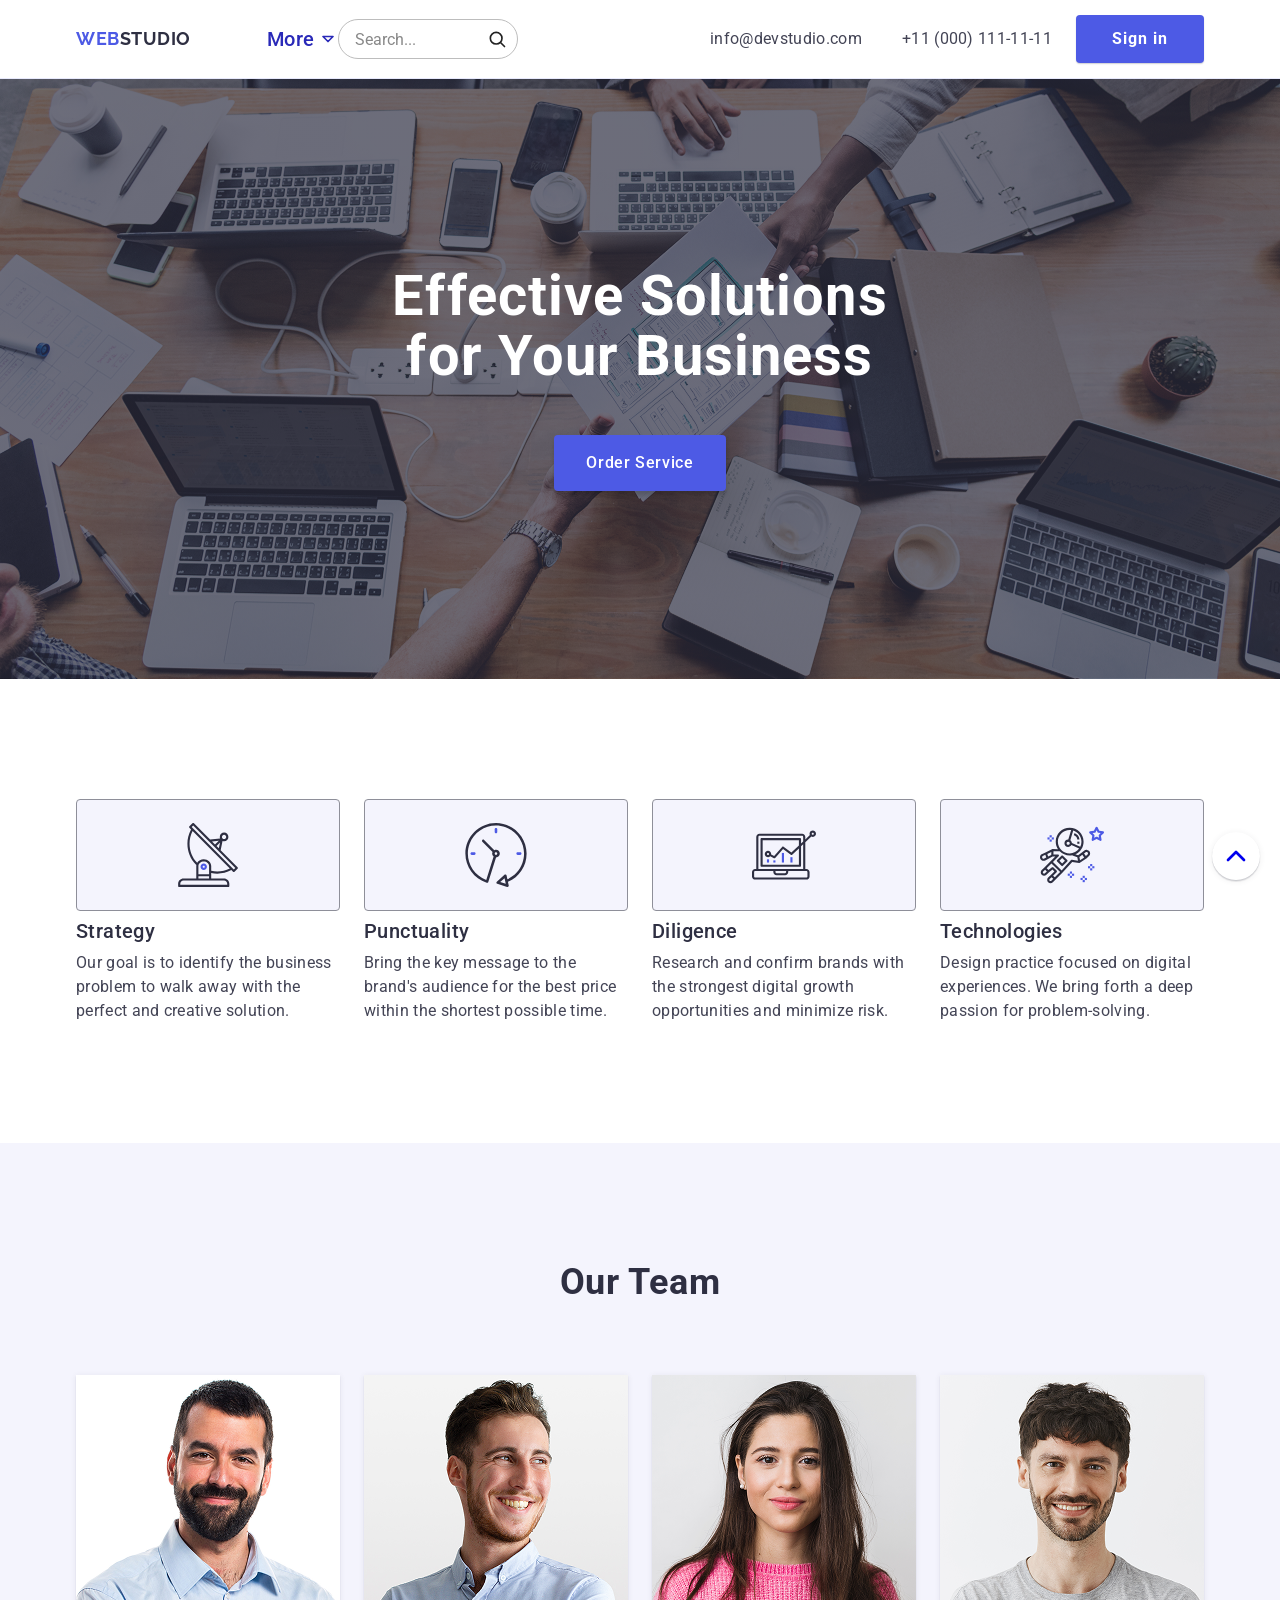
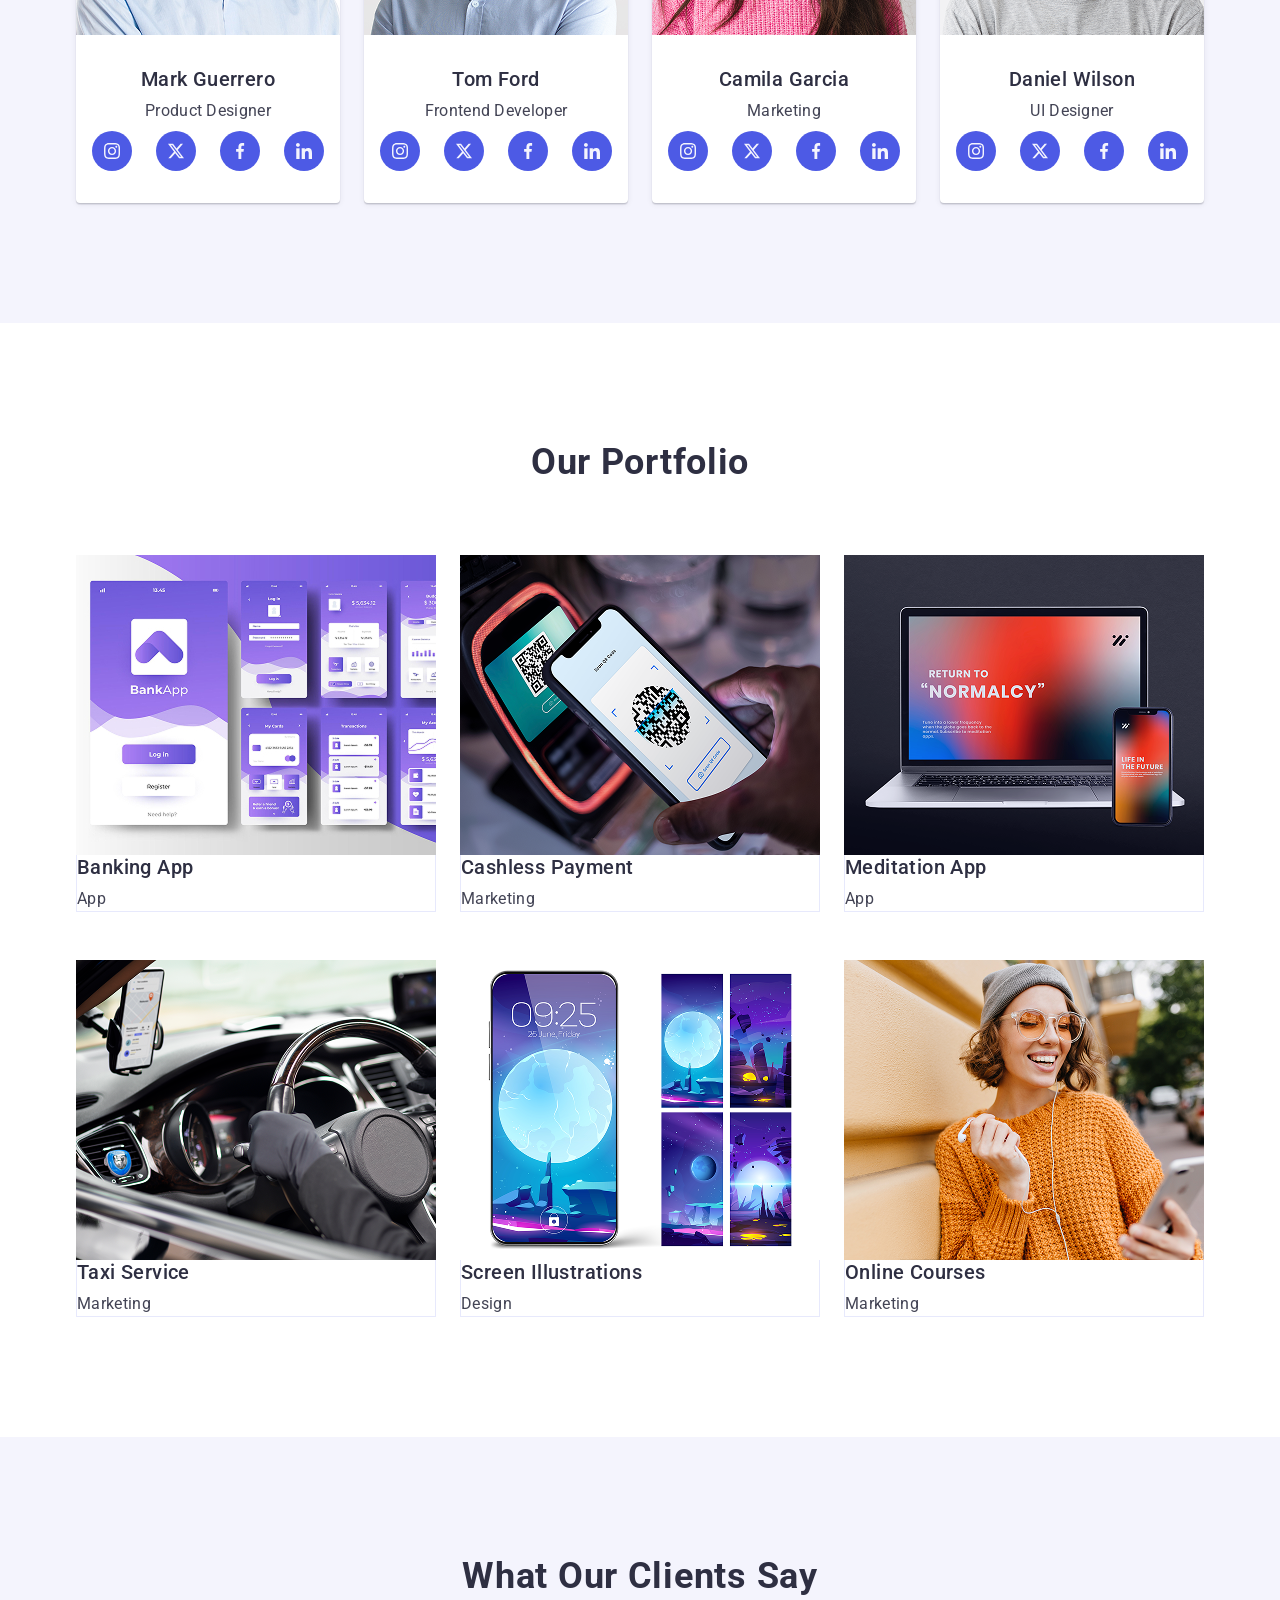
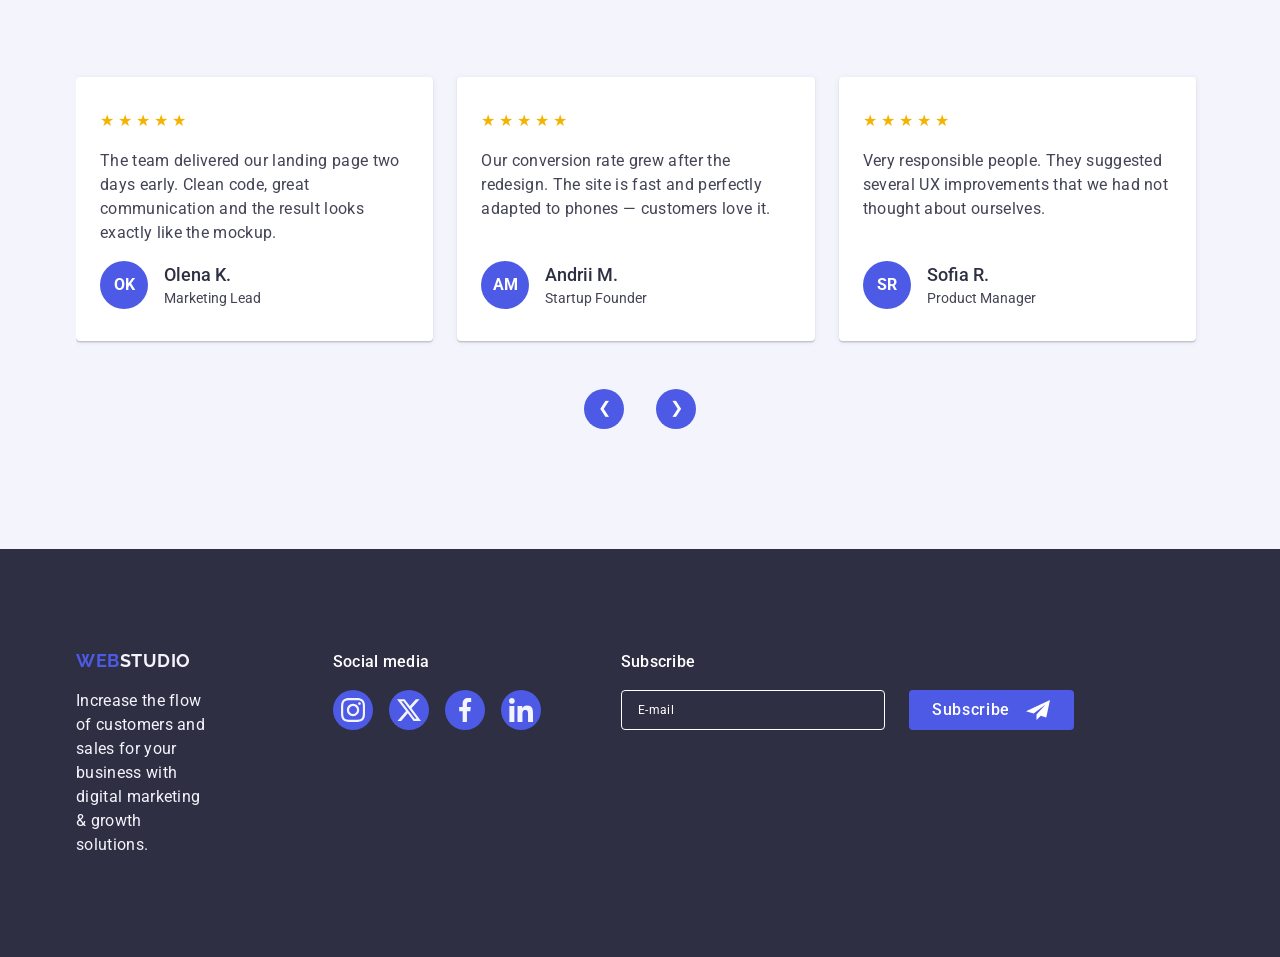
<file: index.html>
<!DOCTYPE html>
<html lang="en">
<head>
    <meta charset="UTF-8">
    <meta name="viewport" content="width=device-width, initial-scale=1.0" >
    <title>WebStudio</title>
    <meta name="description" content="WebStudio — effective digital solutions for your business.">
     <link rel="preconnect" href="https://fonts.googleapis.com">
     <link rel="preconnect" href="https://fonts.gstatic.com" crossorigin>
     <link rel="stylesheet" href="https://cdnjs.cloudflare.com/ajax/libs/modern-normalize/2.0.0/modern-normalize.min.css">
     <link href="https://fonts.googleapis.com/css2?family=Raleway:wght@700&family=Roboto:wght@400;500;700&display=swap" rel="stylesheet">
     <link rel="stylesheet" href="./css/main.css">
  </head>
<body>



<header id="header" class="page-header">
  <div class="container header-container">
    <a href="./index.html" class="logo"><span class="logo-light">Web</span>Studio</a>
<nav class="header-nav">
  <ul class="nav-list">
    <li class="nav-item has-submenu">

      <input
        type="checkbox"
        id="toggle-submenu"
        class="submenu-checkbox"
      >

      <label for="toggle-submenu" class="nav-link">
        More

        <svg
          xmlns="http://www.w3.org/2000/svg"
          viewBox="0 0 24 24"
          width="20"
          height="20"
          fill="none"
          stroke="currentColor"
          stroke-width="2"
          stroke-linecap="round"
          stroke-linejoin="round"
        >
          <polygon points="6 9 12 15 18 9"></polygon>
        </svg>
      </label>

      <ul class="submenu">
        <li>
          <a href="#features" class="submenu-link">Features</a>
        </li>
        <li>
          <a href="#team" class="submenu-link">Team</a>
        </li>
        <li>
          <a href="#portfolio" class="submenu-link">Portfolio</a>
        </li>
        <li><a href="./services.html" class="submenu-link">Services</a></li>
           <li><a href="./invitation.html" class="submenu-link">Invitation</a></li>
      </ul>

    </li>
  </ul>
</nav>
<form class="search-form">
  <input
    type="search"
    class="search-input"
    placeholder="Search..."
    aria-label="Search"
  >

  <button type="submit" class="search-btn" aria-label="Search">
    <svg
      width="20"
      height="20"
      viewBox="0 0 24 24"
      fill="none"
      stroke="currentColor"
      stroke-width="2"
      stroke-linecap="round"
      stroke-linejoin="round"
    >
      <circle cx="11" cy="11" r="7"></circle>
      <line x1="16.5" y1="16.5" x2="21" y2="21"></line>
    </svg>
  </button>
</form>

    <address class="contacts">
      <ul class="contacts-list">
        <li><a href="mailto:info@devstudio.com" class="contacts-link">info@devstudio.com</a></li>
        <li><a href="tel:+110001111111" class="contacts-link">+11 (000) 111-11-11</a></li>
      </ul>
    </address>
        <a  class="signin-btn" href="#modal">Sign in</a>
        


    

    
    <button type="button" class="menu-btn" id="menu-open" aria-label="Open menu" aria-expanded="false" aria-controls="mobile-menu">
      <svg class="menu-icon" width="24" height="24">
        <use href="./images/icons.svg#icon-Menu-Button"></use>
      </svg>
    </button>
  </div>
</header>




<main>
        <section id="hero" class="hero">
                      <div class="container hero-container">
                <h1 class="hero-title">Effective Solutions for Your Business</h1>
                <!-- <button type="button" class="hero-button">Order Service</button>   -->
                 <a class="hero-button" href="form.html">Order Service</a>
                    </div>
</section>


        <section class="features" id="features">
            <div class="container   features-container">
                <h2 class="sr-only">Our features</h2>
                <ul class="features-list list">
                    <li class="features-item reveal">
                        <div class="features-icon-container">

                              <svg class="features-icon" width="64" height="64">
                                <use href="./images/icons.svg#antena"></use>
                            </svg>
               

                            </div>
                        <h3 class="features-subtitle">Strategy</h3>
                        <p class="features-text">Our goal is to identify the business problem to walk away with the perfect and creative solution.</p>
                    </li>
                    <li class="features-item reveal">
                        <div class="features-icon-container">
                             <svg class="features-icon" width="64" height="64">
                                <use href="./images/icons.svg#clock"></use>
                            </svg> 
                      
                            </div>
                        <h3 class="features-subtitle">Punctuality</h3>
                        <p class="features-text">Bring the key message to the brand's audience for the best price within the shortest possible time.</p>
                    </li>
                    <li class="features-item reveal">
                        <div class="features-icon-container">
                             <svg class="features-icon" width="64" height="64">
                                <use href="./images/icons.svg#diagram"></use>
                            </svg>
                           
                            </div>
                        <h3 class="features-subtitle">Diligence</h3>
                        <p class="features-text">Research and confirm brands with the strongest digital growth opportunities and minimize risk.</p>
                    </li>
                    <li class="features-item reveal">
                        <div class="features-icon-container">
                             <svg class="features-icon" width="64" height="64">
                                <use href="./images/icons.svg#astronaut"></use>
                            </svg> 

                            </div>
                        <h3 class="features-subtitle">Technologies</h3>
                        <p class="features-text">Design practice focused on digital experiences. We bring forth a deep passion for problem-solving.</p>
                    </li>
                </ul>
            </div>
        </section>

        <section id="team" class="section team">
            <div class="container team-container">
                <h2 class="section-title reveal">Our Team</h2>
                <ul class="team-list">
                    <li class="team-item reveal">
                      <picture>
                        <source 
                        media="(min-width: 1168px)"
                        srcset="./images/team-1.jpg 1x, ./images/team-1@2x.jpg 2x"
                        />
                        <source
                        media="(min-width: 768px)"
                        srcset="./images/team-1.jpg 1x, ./images/team-1@2x.jpg 2x"
                        />
                        <source
                        media="(max-width: 767px)"
                        srcset="./images/team-1.jpg 1x, ./images/team-1@2x.jpg 2x"
                        />
                        <img src="./images/team-1.jpg" alt="Mark Guerrero" width="264" class="team-img">
                      </picture>
                        <div class="team-content">
                            <h3 class="team-name">Mark Guerrero</h3>
                            <p class="team-role">Product Designer</p>
                            <ul class="social-list">
                                <li class="social-items">
                                    <a href="" class="social-link-team">
                                         <svg class="social-icon"  width="16" height="16"> 
                                            <use href="./images/icons.svg#instagram"></use>
                                            </svg> 
                                            
                                            </a>
                                            </li>
                                                  <li class="social-items">
                                    <a href="" class="social-link-team">
                                         <svg class="social-icon" width="16" height="16">
                                            <use href="./images/icons.svg#twitter"></use>
                                            </svg> 
                                  
                                            </a>
                                            </li>
                                             <li class="social-items">
                                    <a href="" class="social-link-team">
                                         <svg class="social-icon" width="16" height="16">
                                            <use href="./images/icons.svg#facebook"></use>
                                            </svg> 
                                          
                                            </a>
                                            </li>
                                             <li class="social-items">
                                    <a href="" class="social-link-team">
                                         <svg class="social-icon" width="16" height="16">
                                            <use href="./images/icons.svg#linkedin"></use>
                                            </svg> 
                                            </a>
                                            </li>
                                 </ul>           
                                            
                        </div>
                    </li>
                    <li class="team-item reveal">
                      <picture>
                        <source media="(min-width: 1168px)" srcset="./images/team-2.jpg 1x, ./images/team-2@2x.jpg 2x">
                        <source media="(min-width: 768px)" srcset="./images/team-2.jpg 1x, ./images/team-2@2x.jpg 2x">
                        <source media="(max-width: 767px)" srcset="./images/team-2.jpg 1x, ./images/team-2@2x.jpg 2x">
                        <img src="./images/team-2.jpg" alt="Tom Ford" width="264" class="team-img">
                      </picture>
                      <div class="team-content">
                            <h3 class="team-name">Tom Ford</h3>
                            <p class="team-role">Frontend Developer</p>
                            <ul class="social-list">
                                <li class="social-items">
                                    <a href="" class="social-link-team">
                                         <svg class="social-icon" width="16" height="16">
                                            <use href="./images/icons.svg#instagram"></use>
                                            </svg> 
                                            </a>
                                            </li>
                                                  <li class="social-items">
                                    <a href="" class="social-link-team">
                                         <svg class="social-icon" width="16" height="16">
                                            <use href="./images/icons.svg#twitter"></use>
                                            </svg> 
                                            </a>
                                            </li>
                                             <li class="social-items">
                                    <a href="" class="social-link-team">
                                         <svg class="social-icon" width="16" height="16">
                                            <use href="./images/icons.svg#facebook"></use>
                                            </svg> 
                                            </a>
                                            </li>
                                             <li class="social-items">
                                    <a href="" class="social-link-team">
                                         <svg class="social-icon" width="16" height="16">
                                            <use href="./images/icons.svg#linkedin"></use>
                                            </svg> 
                                  
                                            </a>
                                            </li>
                                 </ul>           
                        </div>
                    </li>
                    <li class="team-item reveal">
                        <picture>
                            <source media="(min-width: 1168px)" srcset="./images/team-3.jpg 1x, ./images/team-3@2x.jpg 2x">
                            <source media="(min-width: 768px)" srcset="./images/team-3.jpg 1x, ./images/team-3@2x.jpg 2x">
                            <source media="(max-width: 767px)" srcset="./images/team-3.jpg 1x, ./images/team-3@2x.jpg 2x">
                            <img src="./images/team-3.jpg" alt="Camila Garcia" width="264" class="team-img">
                        </picture>
                        <div class="team-content">
                            <h3 class="team-name">Camila Garcia</h3>
                            <p class="team-role">Marketing</p>
                            <ul class="social-list">
                                <li class="social-items">
                                    <a href="" class="social-link-team">
                                         <svg class="social-icon" width="16" height="16">
                                            <use href="./images/icons.svg#instagram"></use>
                                            </svg> 
                                          
                                            </a>
                                            </li>
                                            <li class="social-items">
                                    <a href="" class="social-link-team">
                                         <svg class="social-icon" width="16" height="16">
                                            <use href="./images/icons.svg#twitter"></use>
                                            </svg> 
                            
                                            </a>
                                            </li>
                                             <li class="social-items">
                                    <a href="" class="social-link-team">
                                         <svg class="social-icon" width="16" height="16">
                                            <use href="./images/icons.svg#facebook"></use>
                                            </svg> 
                                            </a>
                                            </li>
                                             <li class="social-items">
                                    <a href="" class="social-link-team">
                                         <svg class="social-icon" width="16" height="16">
                                            <use href="./images/icons.svg#linkedin"></use>
                                            </svg> 
           
                                            </a>
                                            </li>
                                 </ul>           
            </div>
                    </li>
                    <li class="team-item reveal">
                        <picture>
                            <source media="(min-width: 1168px)" srcset="./images/team-4.jpg 1x, ./images/team-4@2x.jpg 2x">
                            <source media="(min-width: 768px)" srcset="./images/team-4.jpg 1x, ./images/team-4@2x.jpg 2x">
                            <source media="(max-width: 767px)" srcset="./images/team-4.jpg 1x, ./images/team-4@2x.jpg 2x">
                            <img src="./images/team-4.jpg" alt="Daniel Wilson" width="264" class="team-img">
                        </picture>
                        <div class="team-content">
                            <h3 class="team-name">Daniel Wilson</h3>
                            <p class="team-role">UI Designer</p>
                            <ul class="social-list">
                                <li class="social-items">
                                    <a href="" class="social-link-team">
                                         <svg class="social-icon" width="16" height="16">
                                            <use href="./images/icons.svg#instagram"></use>
                                            </svg> 

                                            
                                        </a>

                                    </li>
                                          <li class="social-items">
                                    <a href="" class="social-link-team">
                                        <svg class="social-icon" width="16" height="16">
                                            <use href="./images/icons.svg#twitter"></use>
                                            </svg>
                         
                                            </a>
                                            </li>
                                             <li class="social-items">
                                    <a href="" class="social-link-team">
                                        <svg class="social-icon" width="16" height="16">
                                            <use href="./images/icons.svg#facebook"></use>
                                            </svg>

                                            </a>
                                            </li>
                                             <li class="social-items">
                                    <a href="" class="social-link-team">
                                        <svg class="social-icon" width="16" height="16">
                                            <use href="./images/icons.svg#linkedin"></use>
                                            </svg>
                                            
                                            </a>
                                            </li>
                                 </ul>           
                        </div>
                    </li>
                </ul>
            </div>
        </section>

        <section id="portfolio" class="portfolio">
            <div class="container">
                <h2 class="section-title reveal">Our Portfolio</h2>
                <ul class="portfolio-list">
                    <li class="portfolio-item reveal">
                        <div class="portfolio-thumb">
                          <picture>
                            <source media="(min-width: 1168px)" srcset="./images/portfolio-1.jpg 1x, ./images/portfolio-1@2x.jpg 2x"/>
                          <source media="(min-width: 768px)" srcset="./images/portfolio-1.jpg 1x, ./images/portfolio-1@2x.jpg 2x"/>
                          <source media="(max-width: 767px)" srcset="./images/portfolio-1.jpg 1x, ./images/portfolio-1@2x.jpg 2x"/>
                        <img src="./images/portfolio-1.jpg" 
                        alt="Banking App" 
                        width="360">
                          </picture>
                         <p class="portfolio-overlay">14 Stylish and User-Friendly App Design Concepts · Task Manager App · Calorie Tracker App · Exotic Fruit Ecommerce App · Cloud Storage App</p> 
                        </div>
                        <div class="portfolio-content">
                            <h3 class="portfolio-subtitle">Banking App</h3>
                            <p class="portfolio-type">App</p>
                            </div></li>
             <li class="portfolio-item reveal">
           <div class="portfolio-thumb">
            <picture>
                <source media="(min-width: 1168px)" srcset="./images/portfolio-2.jpg 1x, ./images/portfolio-2@2x.jpg 2x"/>
                <source media="(min-width: 768px)" srcset="./images/portfolio-2.jpg 1x, ./images/portfolio-2@2x.jpg 2x"/>
                <source media="(max-width: 767px)" srcset="./images/portfolio-2.jpg 1x, ./images/portfolio-2@2x.jpg 2x"/>
                <img src="./images/portfolio-2.jpg" alt="Cashless Payment" width="360">
            </picture>
            <p class="portfolio-overlay">14 Stylish and User-Friendly App Design Concepts · Task Manager App · Calorie Tracker App · Exotic Fruit Ecommerce App · Cloud Storage App</p>
        </div>
        <div class="portfolio-content">
          <h3 class="portfolio-subtitle">Cashless Payment</h3>
            <p class="portfolio-type">Marketing</p>
        </div>

            </li>
             <li class="portfolio-item reveal">
                  <div class="portfolio-thumb">
                <picture>
                    <source media="(min-width: 1168px)" srcset="./images/portfolio-3.jpg 1x, ./images/portfolio-3@2x.jpg 2x"/>
                    <source media="(min-width: 768px)" srcset="./images/portfolio-3.jpg 1x, ./images/portfolio-3@2x.jpg 2x"/>
                    <source media="(max-width: 767px)" srcset="./images/portfolio-3.jpg 1x, ./images/portfolio-3@2x.jpg 2x"/>
                    <img src="./images/portfolio-3.jpg" alt="Meditation App" width="360">
                </picture>  
                <p class="portfolio-overlay">14 Stylish and User-Friendly App Design Concepts · Task Manager App · Calorie Tracker App · Exotic Fruit Ecommerce App · Cloud Storage App</p> 
            </div>
             <div class="portfolio-content">
          <h3 class="portfolio-subtitle">Meditation App</h3>
            <p class="portfolio-type">App</p>
        
        </div>
    </li>
             <li class="portfolio-item reveal">
                <div class="portfolio-thumb">
                <picture>
                    <source media="(min-width: 1168px)" srcset="./images/portfolio-4.jpg 1x, ./images/portfolio-4@2x.jpg 2x"/>
                    <source media="(min-width: 768px)" srcset="./images/portfolio-4.jpg 1x, ./images/portfolio-4@2x.jpg 2x"/>
                    <source media="(max-width: 767px)" srcset="./images/portfolio-4.jpg 1x, ./images/portfolio-4@2x.jpg 2x"/>
                    <img src="./images/portfolio-4.jpg" alt="Taxi Service" width="360">
                </picture>
             <p class="portfolio-overlay">14 Stylish and User-Friendly App Design Concepts · Task Manager App · Calorie Tracker App · Exotic Fruit Ecommerce App · Cloud Storage App</p>
             </div>
             <div class="portfolio-content">
          <h3 class="portfolio-subtitle">Taxi Service</h3>
            <p class="portfolio-type">Marketing</p>
        </div></li>
               <li class="portfolio-item reveal">
                <div class="portfolio-thumb">
                <picture>
                    <source media="(min-width: 1168px)" srcset="./images/portfolio-5.jpg 1x, ./images/portfolio-5@2x.jpg 2x"/>
                    <source media="(min-width: 768px)" srcset="./images/portfolio-5.jpg 1x, ./images/portfolio-5@2x.jpg 2x"/>
                    <source media="(max-width: 767px)" srcset="./images/portfolio-5.jpg 1x, ./images/portfolio-5@2x.jpg 2x"/>
                    <img src="./images/portfolio-5.jpg" alt="Screen illustration" width="360">
                </picture>
              <p class="portfolio-overlay">14 Stylish and User-Friendly App Design Concepts · Task Manager App · Calorie Tracker App · Exotic Fruit Ecommerce App · Cloud Storage App</p>
             </div>
             <div class="portfolio-content">
          <h3 class="portfolio-subtitle">Screen Illustrations</h3>
            <p class="portfolio-type">Design</p></div></li>
               <li class="portfolio-item reveal">
                <div class="portfolio-thumb">
                <picture>
                    <source media="(min-width: 1168px)" srcset="./images/portfolio-6.jpg 1x, ./images/portfolio-6@2x.jpg 2x"/>
                    <source media="(min-width: 768px)" srcset="./images/portfolio-6.jpg 1x, ./images/portfolio-6@2x.jpg 2x"/>
                    <source media="(max-width: 767px)" srcset="./images/portfolio-6.jpg 1x, ./images/portfolio-6@2x.jpg 2x"/>
                    <img src="./images/portfolio-6.jpg" alt="Online Courses" width="360">
                </picture>
              <p class="portfolio-overlay">14 Stylish and User-Friendly App Design Concepts · Task Manager App · Calorie Tracker App · Exotic Fruit Ecommerce App · Cloud Storage App</p>
             </div>
             <div class="portfolio-content">
          <h3 class="portfolio-subtitle">Online Courses</h3>
            <p class="portfolio-type">Marketing</p>
            </div>
            </li>

            
        </ul>
                            
    </div>
        </section>
            <section id="reviews" class="section reviews">
            <div class="container">
                <h2 class="section-title reveal">What Our Clients Say</h2>
                <div class="carousel" role="region" aria-roledescription="carousel" aria-label="Client reviews">
                    <ul class="carousel-track" id="carousel-track">
          <li class="carousel-slide">
            <article class="review-card">
              <p class="review-stars" aria-label="5 out of 5 stars">★★★★★</p>
              <p class="review-text">The team delivered our landing page two days early. Clean code, great communication and the result looks exactly like the mockup.</p>
              <div class="review-author"><span class="review-avatar" aria-hidden="true">OK</span>
                <div><p class="review-name">Olena K.</p><p class="review-role">Marketing Lead</p></div></div>
            </article>
          </li>
          <li class="carousel-slide">
            <article class="review-card">
              <p class="review-stars" aria-label="5 out of 5 stars">★★★★★</p>
              <p class="review-text">Our conversion rate grew after the redesign. The site is fast and perfectly adapted to phones — customers love it.</p>
              <div class="review-author"><span class="review-avatar" aria-hidden="true">AM</span>
                <div><p class="review-name">Andrii M.</p><p class="review-role">Startup Founder</p></div></div>
            </article>
          </li>
          <li class="carousel-slide">
            <article class="review-card">
              <p class="review-stars" aria-label="5 out of 5 stars">★★★★★</p>
              <p class="review-text">Very responsible people. They suggested several UX improvements that we had not thought about ourselves.</p>
              <div class="review-author"><span class="review-avatar" aria-hidden="true">SR</span>
                <div><p class="review-name">Sofia R.</p><p class="review-role">Product Manager</p></div></div>
            </article>
          </li>
          <li class="carousel-slide">
            <article class="review-card">
              <p class="review-stars" aria-label="5 out of 5 stars">★★★★★</p>
              <p class="review-text">Professional, punctual and creative. We have already ordered a second project and will keep working together.</p>
              <div class="review-author"><span class="review-avatar" aria-hidden="true">DW</span>
                <div><p class="review-name">Daniel W.</p><p class="review-role">CEO, Brightly</p></div></div>
            </article>
          </li>
                    </ul>
                    <div class="carousel-controls">
                        <button type="button" class="carousel-btn" id="carousel-prev" aria-label="Previous review">&#10094;</button>
                        <div class="carousel-dots" id="carousel-dots"></div>
                        <button type="button" class="carousel-btn" id="carousel-next" aria-label="Next review">&#10095;</button>
                    </div>
                </div>
            </div>
        </section>
    </main>

   <footer id="footer" class="footer">
    <div class="container footer-container">
        <div class="footer-info">
        <a href="./index.html" class="logo-footer">
            <span class="logo-blue">Web</span><span class="logo-white">Studio</span>
        </a>
        <p class="footer-text">
            Increase the flow of customers and sales for your business with digital marketing & growth solutions.
        </p>
    </div>
    <div class="footer-social">
      <p class="social-title">Social media</p>
      <ul class="social-list footer-social-list">
        <li class="social-item">
          <a href="" class="social-link-footer">
             <svg class="social-icon" width="24" height="24">
              <use href="./images/icons.svg#instagram"></use>
            </svg> 
           
          </a>
        </li>
        <li class="social-item">
          <a href="" class="social-link-footer">
             <svg class="social-icon" width="24" height="24">
              <use href="./images/icons.svg#twitter"></use>
            </svg>

          </a>
        </li>
        <li class="social-item">
          <a href="" class="social-link-footer">
             <svg class="social-icon" width="24" height="24">
              <use href="./images/icons.svg#facebook"></use>
            </svg> 

          </a>
        </li>
        <li class="social-item">
          <a href="" class="social-link-footer">
             <svg class="social-icon" width="24" height="24">
              <use href="./images/icons.svg#linkedin"></use>
            </svg> 
       
          </a>
        </li>
      </ul>
    </div>
      <div class="footer-subscribe">

        <p class="subscribe-title">Subscribe</p>

        <form class="subscribe-form">
          
        <input
          type="email" aria-label="Email" required
          name="email"
          class="email-input"
          placeholder="E-mail">

          <!-- <label class="email-label">
            <input type="email" placeholder="E-mail" class="email-input">
          </label> -->
          
                <button type="submit" class="subscribe-button">
                     Subscribe
                     <svg class="icon" width="24" height="24">
              <use href="./images/icons.svg#icon-send"></use>
            </svg>
          </button>
        </form>
  
  </div>
  </div> 
  <a href="#header" class="back-to-top">
    <svg class="back-to-top-icon" width="32" height="32" aria-hidden="true">
     <use href="./images/icons.svg#arrow-up"></use>
    </svg>
  </a>

  
</footer>
<div  id="mobile-menu" class="mobile-menu">
  <div class="mobile-menu-container">
     <button type="button" class="menu-close" aria-label="Close menu">
      <svg class="menu-close-icon" width="8" height="8">
        <use href="./images/icons.svg#icon-close"></use>
      </svg>
    </button>
    <nav class="mobile-nav-wrapper">
     <ul class="mobile-nav">
        <li><a href="#features" class="mobile-nav-link-current">Features</a></li>
        <li><a href="#team" class="mobile-nav-link">Team</a></li>
        <li><a href="#portfolio" class="mobile-nav-link">Portfolio</a></li>
      </ul>
    </nav>
    <div class="mobile-bottom-wrapper">
    <address class="mobile-contacts">
      <ul class="mobile-contacts-list">
        <li><a href="tel:+110001111111" class="mobile-phone">+11 (000) 111-11-11</a></li>
        <li><a href="mailto:info@devstudio.com" class="mobile-mail">info@devstudio.com</a></li>
        
      </ul>
    </address>
    </div>
       <ul class="mobile-social">
      <li class="mobile-social-element">      <a href="" class="mobile-social-item">
                                         <svg class="social-icon"  width="24" height="24"> 
                                            <use href="./images/icons.svg#instagram"></use>
                                            </svg> 
                                            
                                            </a></li>
      <li class="mobile-social-element">                                    <a href="" class="mobile-social-item">
                                         <svg class="social-icon" width="24" height="24">
                                            <use href="./images/icons.svg#twitter"></use>
                                            </svg> 
                                  
                                            </a></li>
      <li class="mobile-social-element">                                    <a href="" class="mobile-social-item">
                                         <svg class="social-icon" width="24" height="24">
                                            <use href="./images/icons.svg#facebook"></use>
                                            </svg> 
                                  
                                            </a></li>
      <li class="mobile-social-element">                                    <a href="" class="mobile-social-item">
                                         <svg class="social-icon" width="24" height="24">
                                          <use href="./images/icons.svg#linkedin"></use>
                                            </svg> 
                                  
                                            </a>
                                          </li>
                                            </ul>
  </div>
  </div>

<div class="backdrop" id="modal">
  <a href="#" class="backdrop-close" aria-label="Close"></a>
  <div class="modal" role="dialog" aria-modal="true" aria-labelledby="modal-title">
    <a href="#" class="modal-close-btn" aria-label="Close"><svg class="modal-close-icon" width="8" height="8" aria-hidden="true"><use href="./images/icons.svg#icon-close"></use></svg></a>
    <h2 class="modal-title" id="modal-title">Sign in</h2>
    <form action="#" method="post" class="auth-form">
      <div class="form-field">
        <label for="login-email" class="field-label">Email Address</label>
        <div class="input-wrapper" data-error="Enter a valid email">
          <input type="email" id="login-email" name="email" class="form-input" placeholder="client@email.com" pattern="[^@\s]+@[^@\s]+\.[A-Za-z]{2,}" autocomplete="email" required>
        </div>
      </div>
      <div class="form-field">
        <label for="login-pass" class="field-label">Password</label>
        <div class="input-wrapper" data-error="At least 8 characters">
          <input type="password" id="login-pass" name="password" class="form-input" placeholder="Your password" minlength="8" autocomplete="current-password" required>
        </div>
      </div>
      <div class="checkbox-wrapper">
        <input type="checkbox" id="remember" class="visually-hidden">
        <label for="remember" class="checkbox-label">
          <span class="custom-checkbox"><svg class="checkbox-icon" width="12" height="10" viewBox="0 0 12 10" aria-hidden="true"><path d="M1 5L4.5 8.5L11 1.5" stroke="white" stroke-width="2" fill="none"/></svg></span>
          Remember me
        </label>
      </div>
      <div class="form-actions">
        <button type="submit" class="btn-submit">Sign in</button>
        <a href="./form.html" class="btn-reset">Register</a>
      </div>
    </form>
  </div>
</div>
</body>
</html>
</file>
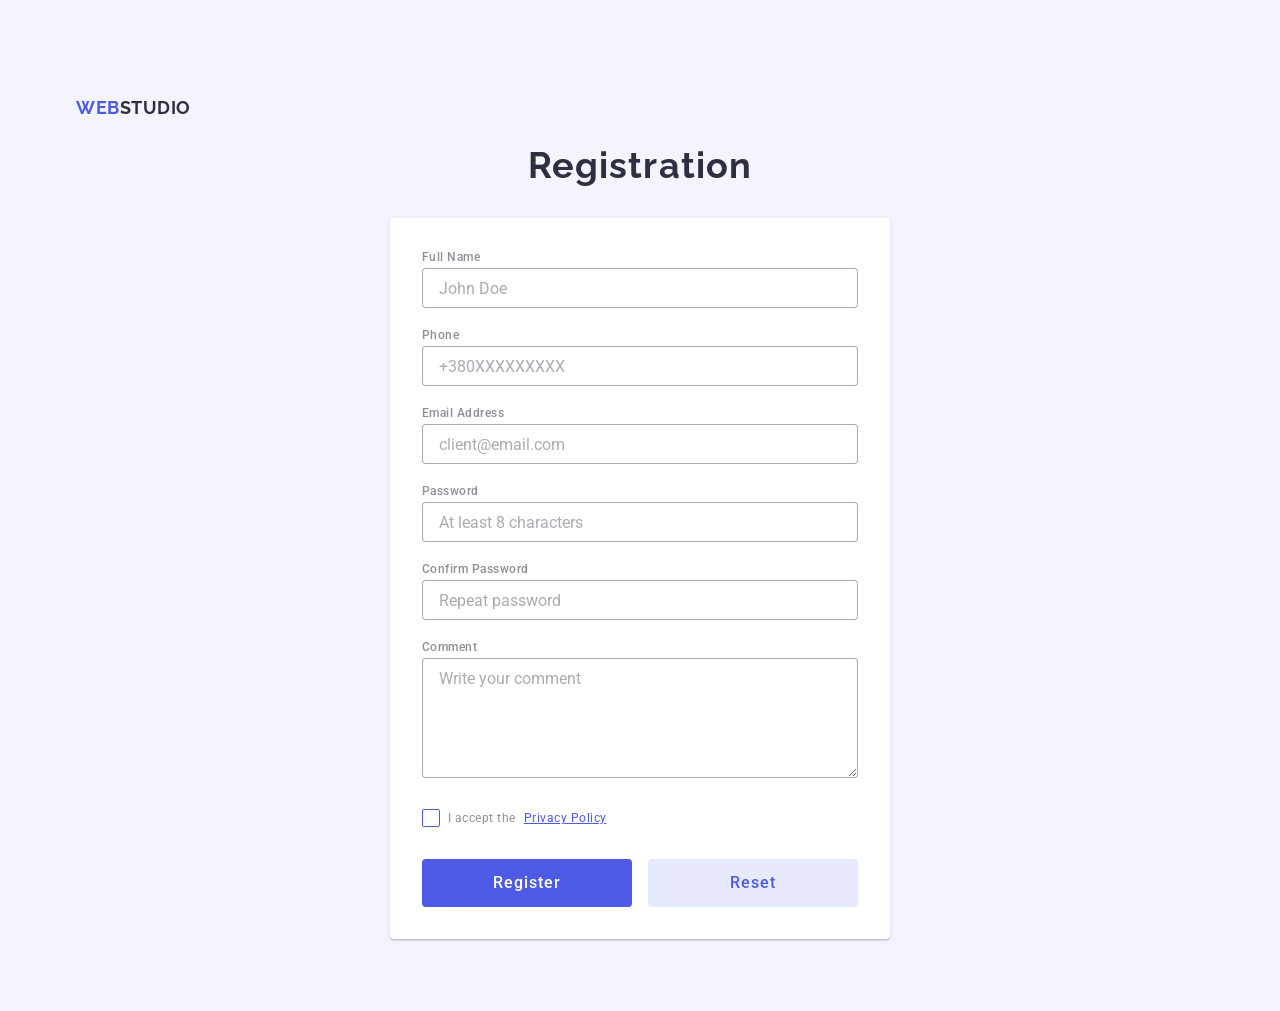
<file: form.html>
<!DOCTYPE html>
<html lang="en">
<head>
  <meta charset="UTF-8">
  <meta name="viewport" content="width=device-width, initial-scale=1.0">
  <title>Registration — WebStudio</title>
  <link rel="stylesheet" href="https://cdnjs.cloudflare.com/ajax/libs/modern-normalize/2.0.0/modern-normalize.min.css">
  <link href="https://fonts.googleapis.com/css2?family=Raleway:wght@700&family=Roboto:wght@400;500;700&display=swap" rel="stylesheet">
  <link rel="stylesheet" href="./css/main.css">
  
</head>
<body>
<main class="form-page">
  <div class="container">
    <a href="./index.html" class="logo"><span class="logo-light">Web</span>Studio</a>
    <h1 class="form-title">Registration</h1>
    <form action="#" method="post" class="auth-form" id="regForm">
      <div class="form-field">
        <label for="reg-name" class="field-label">Full Name</label>
        <div class="input-wrapper" data-error="Letters only, at least 2 characters">
          <input type="text" id="reg-name" name="name" class="form-input" placeholder="John Doe" minlength="2" pattern="[A-Za-zА-Яа-яІіЇїЄєҐґ' \-]{2,}" autocomplete="name" required>
        </div>
      </div>
      <div class="form-field">
        <label for="user-phone" class="field-label">Phone</label>
        <div class="input-wrapper" data-error="Format: +380 XX XXX XX XX">
          <input type="tel" id="user-phone" name="phone" class="form-input" placeholder="+380XXXXXXXXX" pattern="\+380[0-9]{9}" autocomplete="tel" required>
        </div>
      </div>
      <div class="form-field">
        <label for="reg-email" class="field-label">Email Address</label>
        <div class="input-wrapper" data-error="Enter a valid email">
          <input type="email" id="reg-email" name="email" class="form-input" placeholder="client@email.com" autocomplete="email" required>
        </div>
      </div>
      <div class="form-field">
        <label for="reg-pass" class="field-label">Password</label>
        <div class="input-wrapper" data-error="8+ characters, letters and digits">
          <input type="password" id="reg-pass" name="password" class="form-input" minlength="8" pattern="(?=.*\d)(?=.*[A-Za-z]).{8,}" placeholder="At least 8 characters" autocomplete="new-password" required>
        </div>
      </div>
      <div class="form-field">
        <label for="reg-pass-confirm" class="field-label">Confirm Password</label>
        <div class="input-wrapper" data-error="At least 8 characters">
          <input type="password" id="reg-pass-confirm" name="password_confirm" class="form-input" minlength="8" placeholder="Repeat password" autocomplete="new-password" required>
        </div>
      </div>
      <div class="form-field">
        <label for="user-comment" class="field-label">Comment</label>
        <textarea id="user-comment" name="comment" class="form-textarea" placeholder="Write your comment"></textarea>
      </div>
      <div class="checkbox-wrapper">
        <input type="checkbox" id="privacy-checkbox" class="visually-hidden" required>
        <label for="privacy-checkbox" class="checkbox-label">
          <span class="custom-checkbox">
            <svg class="checkbox-icon" width="12" height="10" viewBox="0 0 12 10" aria-hidden="true"><path d="M1 5L4.5 8.5L11 1.5" stroke="white" stroke-width="2" fill="none"/></svg>
          </span>
          I accept the <a href="#" class="privacy-link">Privacy Policy</a>
        </label>
      </div>
      <div class="form-actions">
        <button type="submit" class="btn-submit">Register</button>
        <button type="reset" class="btn-reset">Reset</button>
      </div>
    </form>
  </div>
</main>
</body>
</html>
</file>
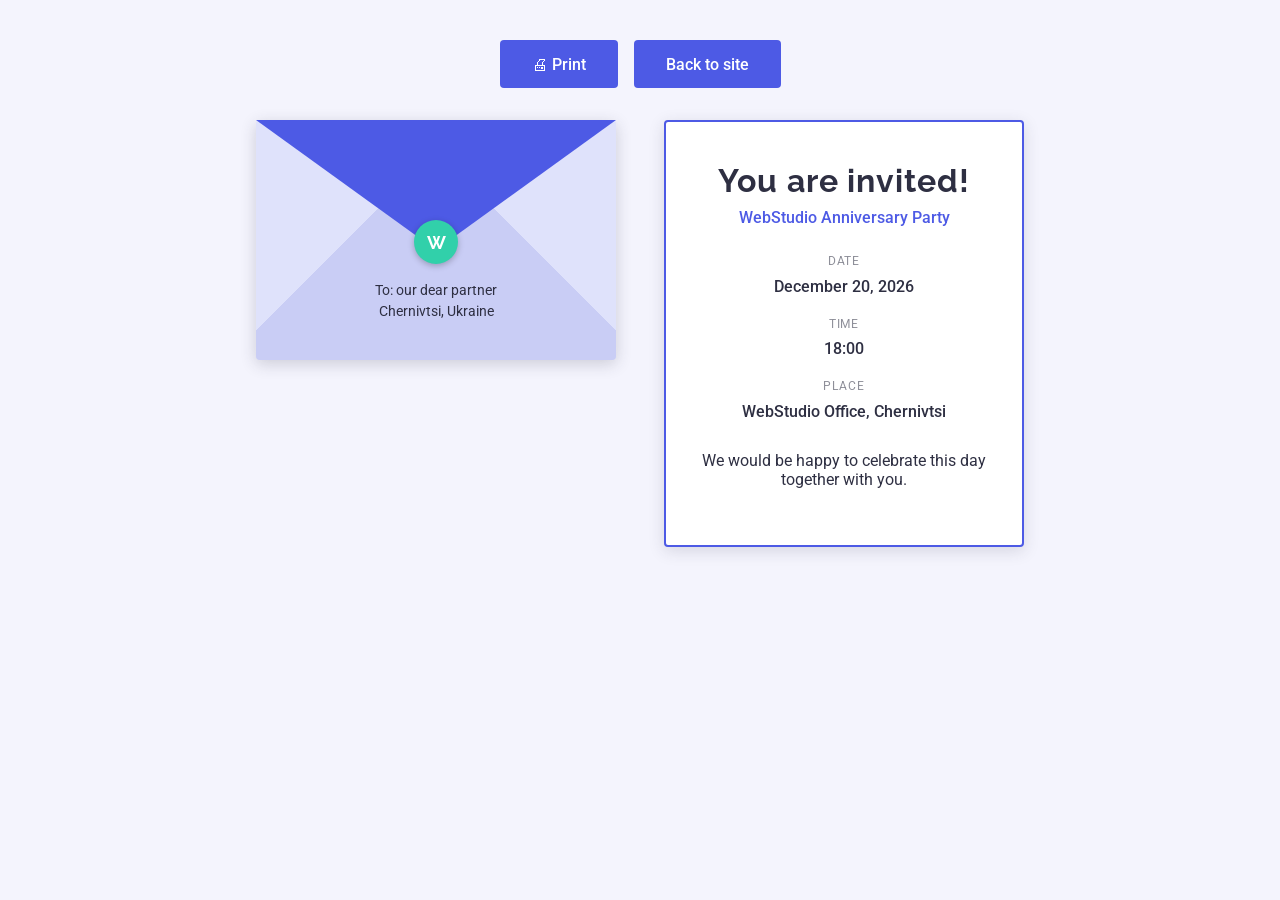
<file: invitation.html>
<!DOCTYPE html>
<html lang="en">
<head>
  <meta charset="UTF-8">
  <meta name="viewport" content="width=device-width, initial-scale=1.0">
  <title>Invitation — WebStudio</title>
  <link href="https://fonts.googleapis.com/css2?family=Raleway:wght@700&family=Roboto:wght@400;500&display=swap" rel="stylesheet">
  <style>
    :root { --accent:#4d5ae5; --dark:#2e2f42; --light:#f4f4fd; }
    * { box-sizing: border-box; }
    body { margin:0; padding:40px 16px; font-family:"Roboto",sans-serif; color:var(--dark); background:var(--light); text-align:center; }
    .actions { margin-bottom:32px; display:flex; gap:16px; justify-content:center; flex-wrap:wrap; }
    button, .back { height:48px; padding:0 32px; font:500 16px "Roboto",sans-serif; border:0; border-radius:4px; cursor:pointer; color:#fff; background:var(--accent); text-decoration:none; display:inline-flex; align-items:center; transition:background-color .25s; }
    button:hover, .back:hover { background:#404bbf; }
    .sheet { display:flex; flex-wrap:wrap; gap:48px; justify-content:center; align-items:flex-start; }

    /* Конверт */
    .envelope { position:relative; width:360px; height:240px; background:#dfe2fb; border-radius:4px; box-shadow:0 4px 16px rgba(46,47,66,.2); }
    .envelope::before { content:""; position:absolute; inset:0; background:linear-gradient(135deg,transparent 50%,#c9cdf5 50%) left/50% 100% no-repeat, linear-gradient(225deg,transparent 50%,#c9cdf5 50%) right/50% 100% no-repeat; border-radius:4px; }
    .flap { position:absolute; top:0; left:0; width:100%; height:130px; background:var(--accent); clip-path:polygon(0 0,100% 0,50% 100%); }
    .seal { position:absolute; top:100px; left:50%; width:44px; height:44px; margin-left:-22px; border-radius:50%; background:#31d0aa; color:#fff; font:700 18px "Raleway",sans-serif; display:flex; align-items:center; justify-content:center; box-shadow:0 2px 6px rgba(0,0,0,.25); }
    .address { position:absolute; bottom:24px; left:0; right:0; font-size:14px; line-height:1.5; }

    /* Запрошення */
    .card { width:360px; padding:40px 24px; background:#fff; border:2px solid var(--accent); border-radius:4px; box-shadow:0 4px 16px rgba(46,47,66,.15); }
    .card h1 { margin:0 0 8px; font:700 32px/1.2 "Raleway",sans-serif; letter-spacing:.03em; }
    .card .lead { margin:0 0 24px; color:var(--accent); font-weight:500; }
    .card dl { margin:0 0 24px; line-height:1.8; }
    .card dt { font-size:12px; text-transform:uppercase; letter-spacing:.08em; color:#8e8f99; }
    .card dd { margin:0 0 12px; font-weight:500; }

    @page { size:A4; margin:12mm; }
    @media print {
      body { padding:0; background:#fff; -webkit-print-color-adjust:exact; print-color-adjust:exact; }
      .actions { display:none; }
      .sheet { flex-direction:column; align-items:center; gap:24mm; }
      .envelope, .card { box-shadow:none; }
      .card { break-before:page; }
    }
  </style>
</head>
<body>
  <div class="actions">
    <button type="button" onclick="window.print()">🖨 Print</button>
    <a class="back" href="./index.html">Back to site</a>
  </div>
  <div class="sheet">
    <div class="envelope" aria-label="Envelope">
      <div class="flap"></div><div class="seal">W</div>
      <p class="address">To: our dear partner<br>Chernivtsi, Ukraine</p>
    </div>
    <article class="card">
      <h1>You are invited!</h1>
      <p class="lead">WebStudio Anniversary Party</p>
      <dl>
        <dt>Date</dt><dd>December 20, 2026</dd>
        <dt>Time</dt><dd>18:00</dd>
        <dt>Place</dt><dd>WebStudio Office, Chernivtsi</dd>
      </dl>
      <p>We would be happy to celebrate this day together with you.</p>
    </article>
  </div>
</body>
</html>
</file>
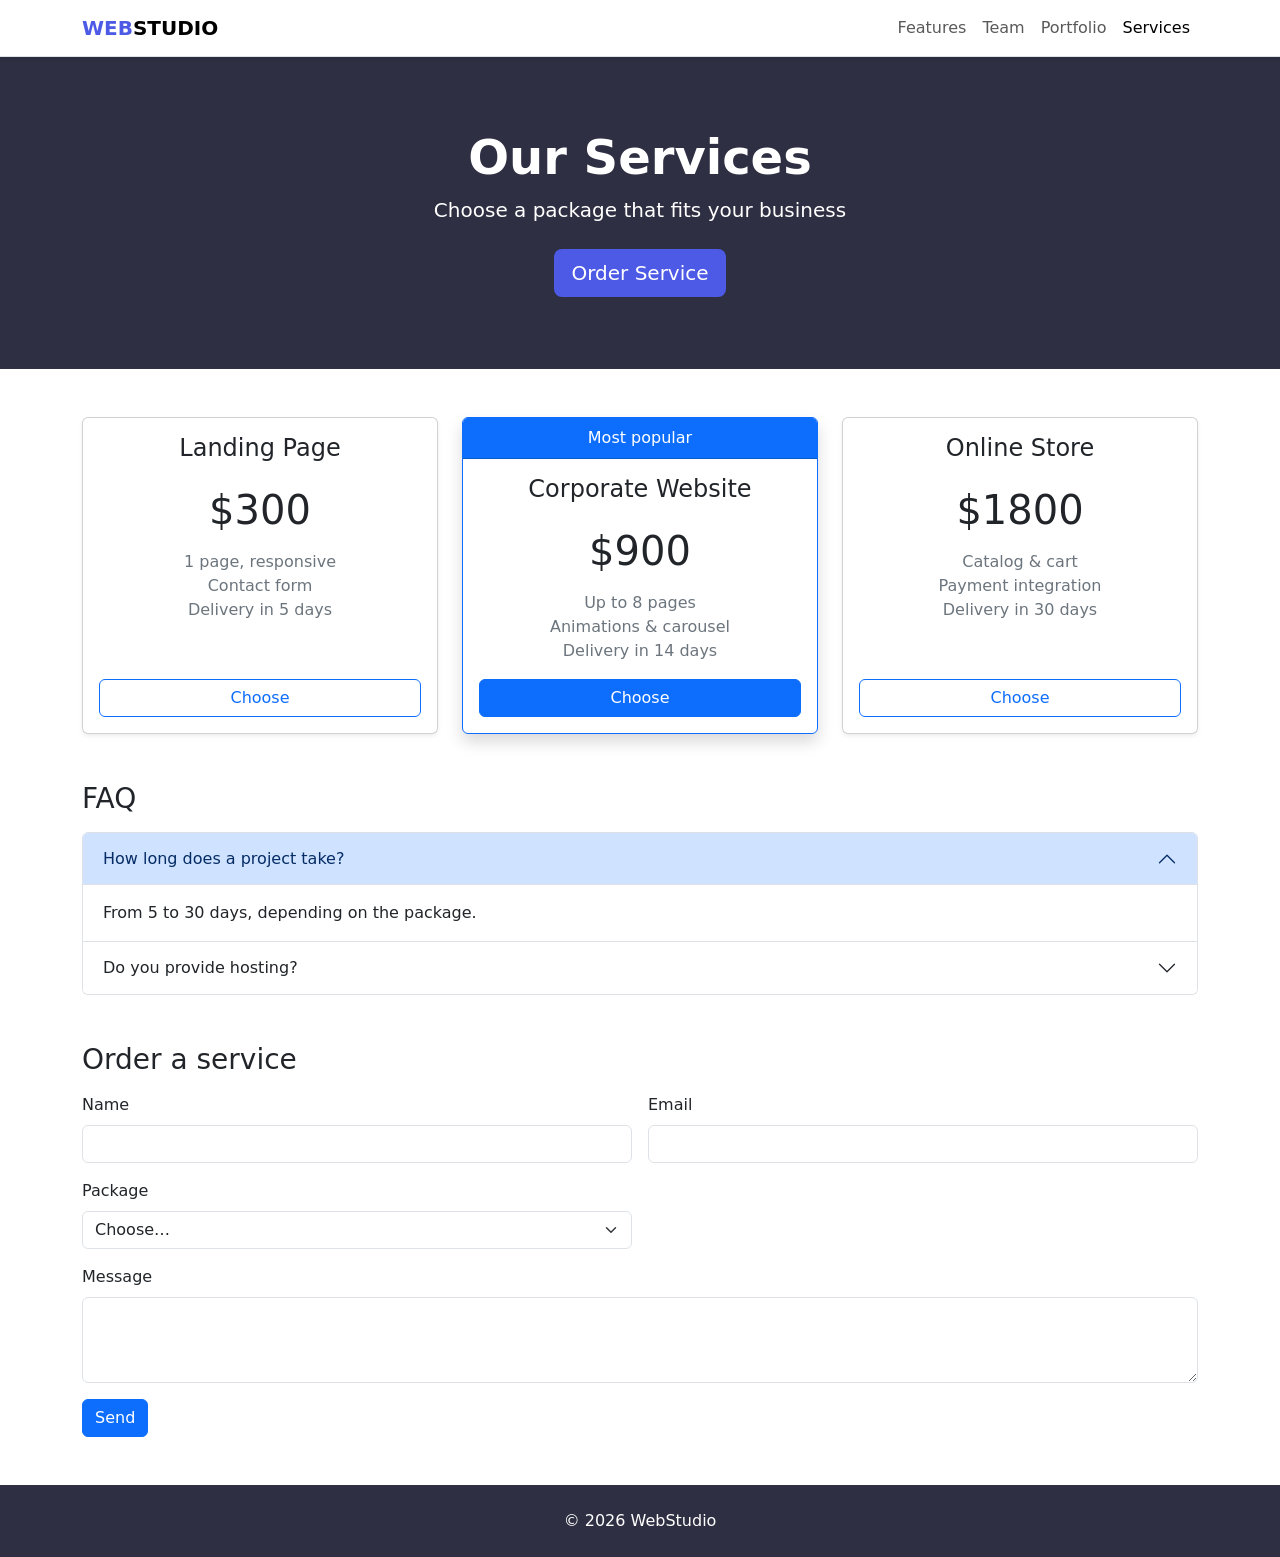
<file: services.html>
<!DOCTYPE html>
<html lang="en">
<head>
  <meta charset="UTF-8">
  <meta name="viewport" content="width=device-width, initial-scale=1">
  <title>Services — WebStudio (Bootstrap)</title>
  <link href="https://cdn.jsdelivr.net/npm/bootstrap@5.3.3/dist/css/bootstrap.min.css" rel="stylesheet">
</head>
<body>
<nav class="navbar navbar-expand-md bg-white border-bottom shadow-sm sticky-top">
  <div class="container">
    <a class="navbar-brand fw-bold text-uppercase" href="./index.html"><span style="color:#4d5ae5">Web</span>Studio</a>
    <button class="navbar-toggler" type="button" data-bs-toggle="collapse" data-bs-target="#nav" aria-controls="nav" aria-expanded="false" aria-label="Toggle navigation"><span class="navbar-toggler-icon"></span></button>
    <div class="collapse navbar-collapse" id="nav">
      <ul class="navbar-nav ms-auto">
        <li class="nav-item"><a class="nav-link" href="./index.html#features">Features</a></li>
        <li class="nav-item"><a class="nav-link" href="./index.html#team">Team</a></li>
        <li class="nav-item"><a class="nav-link" href="./index.html#portfolio">Portfolio</a></li>
        <li class="nav-item"><a class="nav-link active" href="./services.html">Services</a></li>
      </ul>
    </div>
  </div>
</nav>

<header class="py-5 text-center text-white" style="background:#2e2f42">
  <div class="container py-4">
    <h1 class="display-5 fw-bold">Our Services</h1>
    <p class="lead mb-4">Choose a package that fits your business</p>
    <a href="#order" class="btn btn-lg text-white" style="background:#4d5ae5">Order Service</a>
  </div>
</header>

<main class="container my-5">
  <div class="row g-4 text-center">
    <div class="col-12 col-md-6 col-lg-4"><div class="card h-100 shadow-sm"><div class="card-body d-flex flex-column">
      <h2 class="h4">Landing Page</h2><p class="display-6 my-3">$300</p>
      <ul class="list-unstyled text-secondary"><li>1 page, responsive</li><li>Contact form</li><li>Delivery in 5 days</li></ul>
      <a href="#order" class="btn btn-outline-primary mt-auto">Choose</a></div></div></div>
    <div class="col-12 col-md-6 col-lg-4"><div class="card h-100 border-primary shadow"><div class="card-header bg-primary text-white">Most popular</div><div class="card-body d-flex flex-column">
      <h2 class="h4">Corporate Website</h2><p class="display-6 my-3">$900</p>
      <ul class="list-unstyled text-secondary"><li>Up to 8 pages</li><li>Animations &amp; carousel</li><li>Delivery in 14 days</li></ul>
      <a href="#order" class="btn btn-primary mt-auto">Choose</a></div></div></div>
    <div class="col-12 col-md-6 col-lg-4"><div class="card h-100 shadow-sm"><div class="card-body d-flex flex-column">
      <h2 class="h4">Online Store</h2><p class="display-6 my-3">$1800</p>
      <ul class="list-unstyled text-secondary"><li>Catalog &amp; cart</li><li>Payment integration</li><li>Delivery in 30 days</li></ul>
      <a href="#order" class="btn btn-outline-primary mt-auto">Choose</a></div></div></div>
  </div>

  <h2 class="h3 mt-5 mb-3">FAQ</h2>
  <div class="accordion" id="faq">
    <div class="accordion-item"><h3 class="accordion-header"><button class="accordion-button" type="button" data-bs-toggle="collapse" data-bs-target="#q1">How long does a project take?</button></h3>
      <div id="q1" class="accordion-collapse collapse show" data-bs-parent="#faq"><div class="accordion-body">From 5 to 30 days, depending on the package.</div></div></div>
    <div class="accordion-item"><h3 class="accordion-header"><button class="accordion-button collapsed" type="button" data-bs-toggle="collapse" data-bs-target="#q2">Do you provide hosting?</button></h3>
      <div id="q2" class="accordion-collapse collapse" data-bs-parent="#faq"><div class="accordion-body">Yes, we deploy the finished site to Netlify or any hosting you prefer.</div></div></div>
  </div>

  <h2 class="h3 mt-5 mb-3" id="order">Order a service</h2>
  <form class="row g-3 needs-validation" novalidate>
    <div class="col-md-6"><label for="n" class="form-label">Name</label>
      <input type="text" class="form-control" id="n" required minlength="2"><div class="invalid-feedback">Please enter your name.</div></div>
    <div class="col-md-6"><label for="e" class="form-label">Email</label>
      <input type="email" class="form-control" id="e" required><div class="invalid-feedback">Enter a valid email.</div></div>
    <div class="col-md-6"><label for="s" class="form-label">Package</label>
      <select class="form-select" id="s" required><option value="">Choose…</option><option>Landing Page</option><option>Corporate Website</option><option>Online Store</option></select>
      <div class="invalid-feedback">Select a package.</div></div>
    <div class="col-12"><label for="m" class="form-label">Message</label><textarea class="form-control" id="m" rows="3"></textarea></div>
    <div class="col-12"><button class="btn btn-primary" type="submit">Send</button></div>
  </form>
</main>

<footer class="py-4 text-center text-white" style="background:#2e2f42">© 2026 WebStudio</footer>

<script src="https://cdn.jsdelivr.net/npm/bootstrap@5.3.3/dist/js/bootstrap.bundle.min.js"></script>
<script>
  document.querySelectorAll('.needs-validation').forEach(f => f.addEventListener('submit', e => {
    if (!f.checkValidity()) { e.preventDefault(); e.stopPropagation(); }
    f.classList.add('was-validated');
  }));
</script>
</body>
</html>
</file>
<file: css/main.css>
@import url('./variables.css');
@import url('./common.css');
@import url('./header.css');
@import url('./hero.css');
@import url('./features.css');
@import url('./team.css');
@import url('./portfolio.css');
@import url('./footer.css');
@import url('./modal.css');
@import url('./mobile-menu.css');
@import url('./form.css');
@import url('./buttom_up.css');
@import url('./signin-btn.css');
@import url('./reviews.css');
@import url('./animations.css');
</file>
